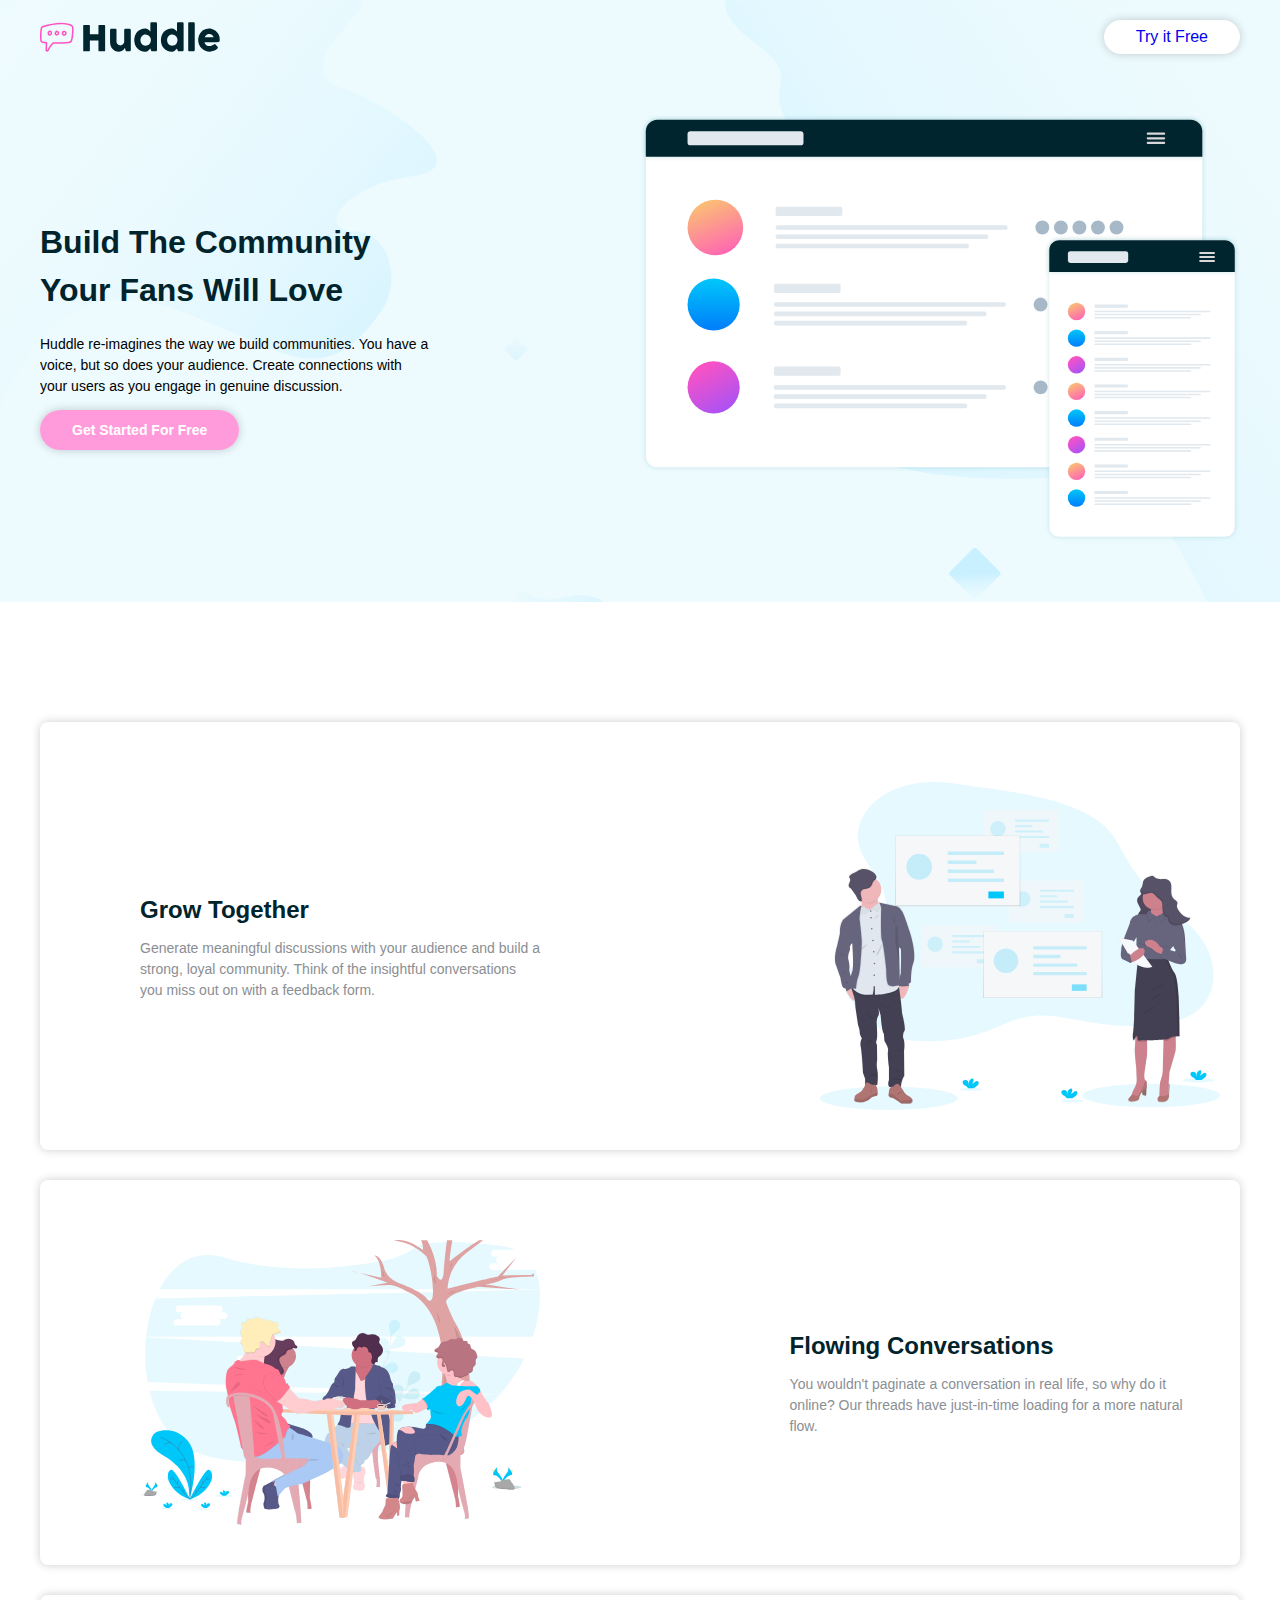
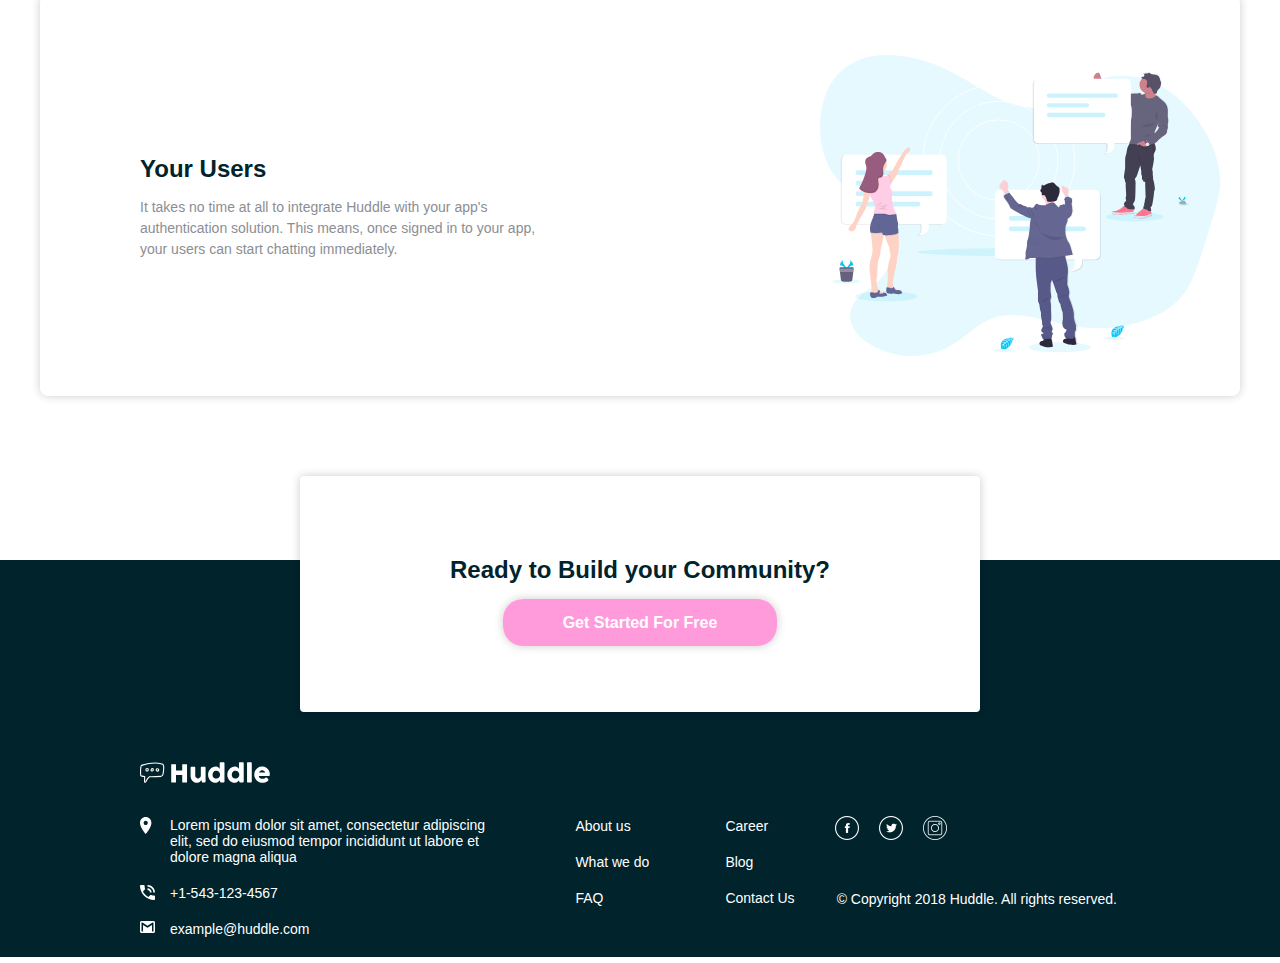
<file: index.html>
<!DOCTYPE html>
<html>

<head>
  <title>Huddle</title>
  <meta name="viewport" content="width=device-width, initial-scale=1.0">
  <meta charset="utf-8">
  <link rel="stylesheet" href="/css/style.css">
</head>

</html>

<body>
  <header class="header-bg">
    <div class="header-menu container">
      <img src="/images/logo.svg" alt="logotipo-huddle">
      <a href="/">Try it Free</a>
    </div>

    <article class="header-main container">
      <div class="header-content">
        <h1>Build The Community <br> Your Fans Will Love</h1>
        <p>Huddle re-imagines the way we build communities. You have a voice, but so does your audience. Create connections with your users as you engage in genuine discussion. </p>
        <a href="/">Get Started For Free</a>
      </div>
      <img src="/images/illustration-mockups.svg" alt="">
    </article>
  </header>

  <main class="main-bg container">
    <article class="main-content">
      <div class="first-content">
        <div class="first-content-text">
          <h2>Grow Together</h2>
          <p>Generate meaningful discussions with your audience and build a strong, loyal community. Think of the insightful conversations you miss out on with a feedback form.</p>
        </div>
        <img src="/images/illustration-grow-together.svg" alt="">
      </div>

      <div class="second-content">
        <img src="/images/illustration-flowing-conversation.svg" alt="">
        <div class="second-content-text">
          <h2>Flowing Conversations</h2>
          <p>You wouldn't paginate a conversation in real life, so why do it online? Our threads have just-in-time loading for a more natural flow.</p>
        </div>
      </div>
      <div class="third-content">
        <div class="third-content-text">
          <h2>Your Users</h2>
          <p>It takes no time at all to integrate Huddle with your app's authentication solution. This means, once signed in to your app, your users can start chatting immediately.</p>
        </div>
        <img src="/images/illustration-your-users.svg" alt="">
      </div>
    </article>
  </main>

  <section class="box-bg">
    <div class="box">
      <p>Ready to Build your Community?</p>
      <a href="">Get Started For Free</a>
    </div>
  </section>

  <footer class="footer-bg ">
    <div class=" footer-grid container">
      <div class="footer-first">
        <img class="footer-logo" src="/images/logo_branco.svg" alt="">
        <p class="footer-first-texto"> <img src="/images/icon-location.svg" alt=""> Lorem ipsum dolor sit amet, consectetur adipiscing elit, sed do eiusmod tempor incididunt ut labore et dolore magna aliqua</p>
        <p class="footer-first-tel"> <img src="/images/icon-phone.svg" alt="">+1-543-123-4567</p>
        <p class="footer-first-email"> <img src="/images/icon-email.svg" alt="">example@huddle.com</p>
      </div>

      <div class="footer-first-list">
        <ul>
          <li><a href="/"></a>About us</li>
          <li><a href="/"></a>What we do</li>
          <li><a href="/"></a>FAQ</li>
        </ul>
      </div>


      <div class="footer-second-list">
        <ul>
          <li><a href="/"></a>Career</li>
          <li><a href="/"></a>Blog</li>
          <li><a href="/"></a>Contact Us</li>
        </ul>
      </div>

      <div class="footer-icon">
        <ul class="footer-redes">
          <li><a href=""><img src="/images/png/001-facebook.png" alt=""></a></li>
          <li><a href=""><img src="/images/png/002-twitter.png" alt=""></a></li>
          <li><a href=""><img src="/images/png/003-instagram.png" alt=""></a></li>
        </ul>

        <p>© Copyright 2018 Huddle. All rights reserved.</p>
      </div>
    </div>
  </footer>

</body>
</file>
<file: css/style.css>
@import url(/css/global.css);
@import url(/css/header.css);
@import url(/css/cores.css);
@import url(/css/main.css);
@import url(/css/box.css);
@import url(/css/footer.css);
@import url(/css/responsivo.css);
</file>
